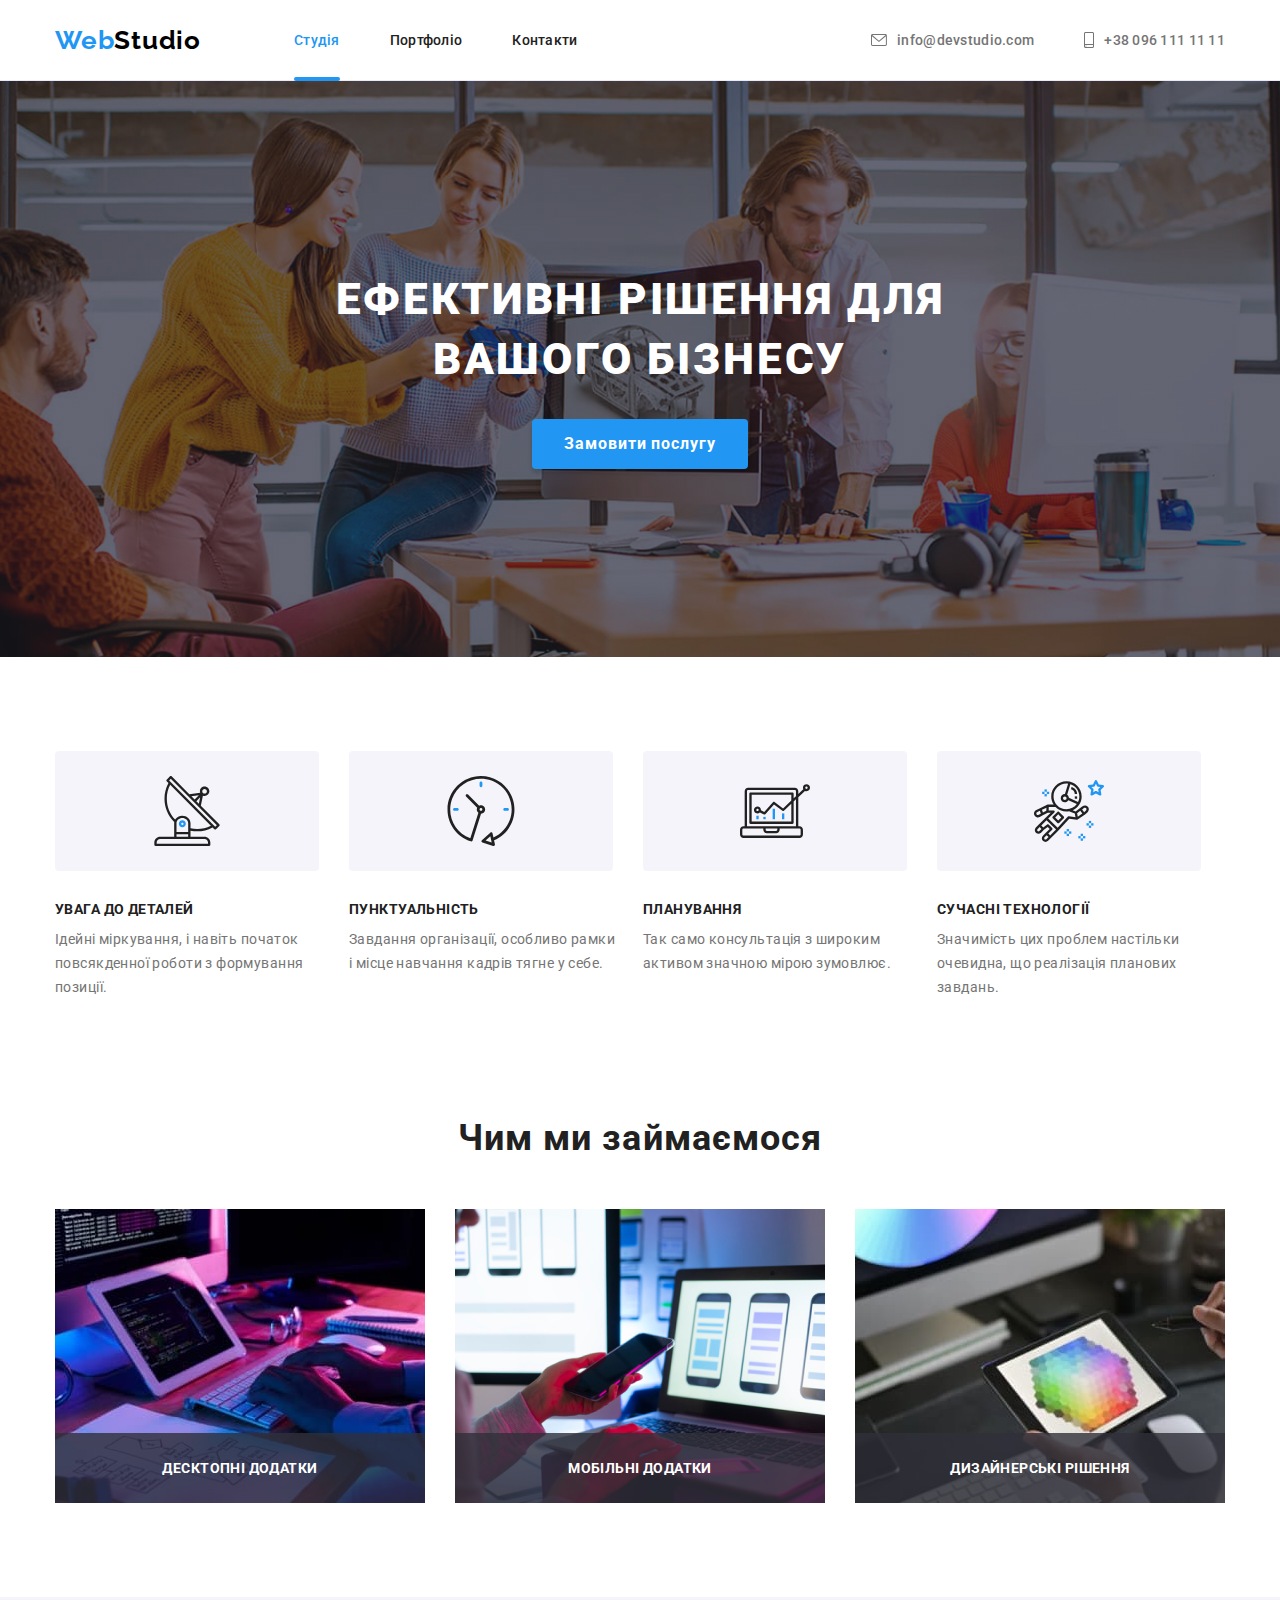
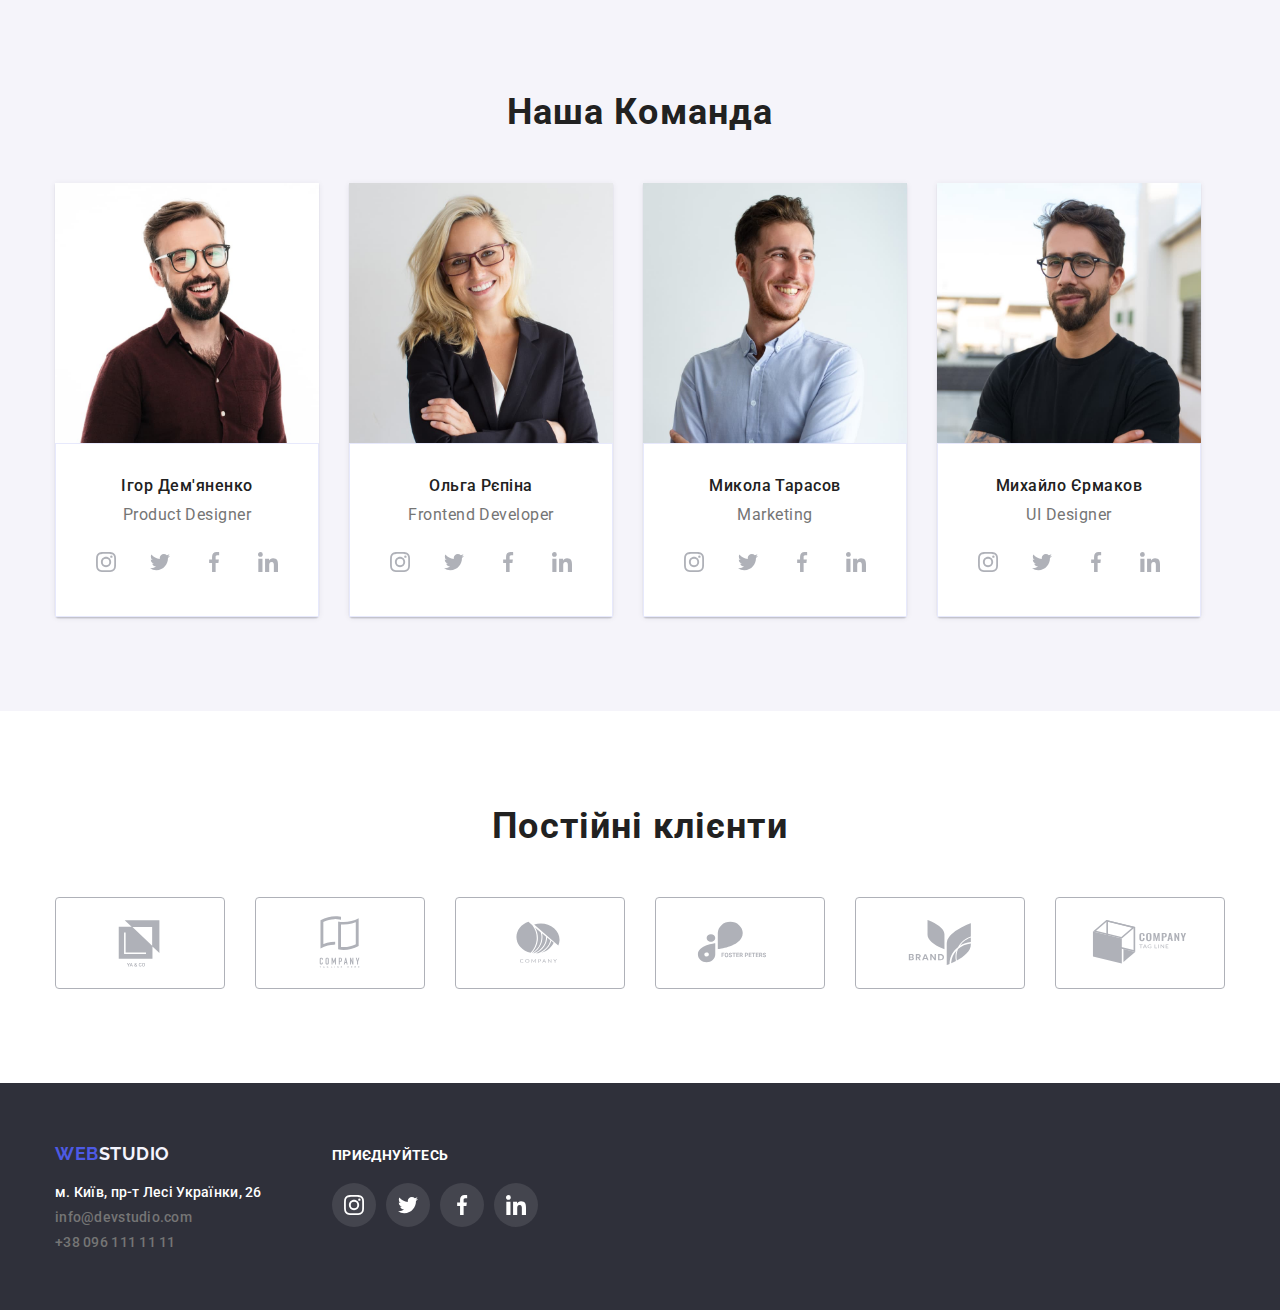
<file: index.html>
<!DOCTYPE html>
<html lang="uk">
  <head>
    <meta charset="UTF-8" />
    <meta
      name="description"
      content="Web-Studio description meta tag content"
    />
    <link
      rel="stylesheet"
      href="https://cdn.jsdelivr.net/npm/modern-normalize@2.0.0/modern-normalize.min.css"
    />
    <link rel="preconnect" href="https://fonts.googleapis.com" />
    <link rel="preconnect" href="https://fonts.gstatic.com" crossorigin />
    <link
      href="https://fonts.googleapis.com/css2?family=Raleway:wght@700&family=Roboto:wght@400;500;700&display=swap"
      rel="stylesheet"
    />
    <link rel="stylesheet" href="./css/styles.css" />
    <title>Web-Studio-(Version-5.0)</title>
  </head>

  <body>
    <header class="up-block">
      <div class="container header-container">
        <nav class="nav-header">
          <a href="./index.html" class="logo"
            >Web<span class="logo-dark">Studio</span>
          </a>
          <ul class="page-nav">
            <li><a href="./index.html" class="link active">Студія</a></li>
            <li><a href="./portfolio.html" class="link">Портфоліо</a></li>
            <li><a href="" class="link">Контакти</a></li>
          </ul>
        </nav>
        <address class="adress-header">
          <ul class="page-adress">
            <li class="adress-info">
              <a href="mailto:info@devstudio.com" class="adress">
                <svg class="contact-icon" width="16" height="12">
                  <use href="./images/icons.svg#icon-envelope"></use>
                </svg>
                info@devstudio.com</a
              >
            </li>
            <li class="adress-info">
              <a href="tel:+380961111111" class="adress">
                <svg class="contact-icon" width="10" height="16">
                  <use href="./images/icons.svg#icon-smartphone"></use></svg
                >+38 096 111 11 11</a
              >
            </li>
          </ul>
        </address>
      </div>
    </header>
    <main class="central-block">
      <section class="page-solutions">
        <div class="container solution">
          <h1 class="page-title">Ефективні рішення для вашого бізнесу</h1>
          <button class="page-button" type="button" data-modal-open>
            Замовити послугу
          </button>
        </div>
      </section>
      <section class="page-factors">
        <div class="container">
          <h2 class="visually-hidden">Our Key Factors</h2>
          <ul class="list">
            <li class="factors-items">
              <div class="container-items">
                <svg class="benefit-icon" width="70" height="70">
                  <use href="./images/icons.svg#icon-antenna"></use>
                </svg>
              </div>
              <h3 class="section-title">УВАГА ДО ДЕТАЛЕЙ</h3>
              <p class="text">
                Ідейні міркування, і навіть початок повсякденної роботи з
                формування позиції.
              </p>
            </li>
            <li class="factors-items">
              <div class="container-items">
                <svg class="benefit-icon" width="70" height="70">
                  <use href="./images/icons.svg#icon-clock"></use>
                </svg>
              </div>
              <h3 class="section-title">ПУНКТУАЛЬНІСТЬ</h3>
              <p class="text">
                Завдання організації, особливо рамки і місце навчання кадрів
                тягне у себе.
              </p>
            </li>
            <li class="factors-items">
              <div class="container-items">
                <svg class="benefit-icon" width="70" height="70">
                  <use href="./images/icons.svg#icon-diagram"></use>
                </svg>
              </div>
              <h3 class="section-title">ПЛАНУВАННЯ</h3>
              <p class="text">
                Так само консультація з широким активом значною мірою зумовлює.
              </p>
            </li>
            <li class="factors-items">
              <div class="container-items">
                <svg class="benefit-icon" width="70" height="70">
                  <use href="./images/icons.svg#icon-astronaut"></use>
                </svg>
              </div>
              <h3 class="section-title">СУЧАСНІ ТЕХНОЛОГІЇ</h3>
              <p class="text">
                Значимість цих проблем настільки очевидна, що реалізація
                планових завдань.
              </p>
            </li>
          </ul>
        </div>
      </section>
      <section class="doing">
        <div class="container">
          <h2 class="doing-title">Чим ми займаємося</h2>
          <ul class="doing-list">
            <li class="doing-item">
              <img
                src="./images/doing-1.jpg"
                alt="девайс"
                width="370"
                height="294"
              />
              <p class="doing-text">Десктопні додатки</p>
            </li>
            <li class="doing-item">
              <img
                src="./images/doing-2.jpg"
                alt="мобільний телефон"
                width="370"
                height="294"
              />
              <p class="doing-text">Мобільні додатки</p>
            </li>
            <li class="doing-item">
              <img
                src="./images/doing-3.jpg"
                alt="планшет"
                width="370"
                height="294"
              />
              <p class="doing-text">Дизайнерські рішення</p>
            </li>
          </ul>
        </div>
      </section>
      <section class="page-team">
        <div class="container">
          <h2 class="page-title-inside">Наша команда</h2>
          <ul class="list">
            <li class="list-first">
              <img
                class="list-foto"
                src="./images/img1.jpg"
                width="270"
                alt="Ігор Дем'яненко.Product Designer"
              />
              <div class="information">
                <h3 class="list-name">Ігор Дем'яненко</h3>
                <p class="list-prof">Product Designer</p>
                <ul class="social">
                  <li class="social-item">
                    <a href="" class="social-link">
                      <svg class="social-icon" width="20" height="20">
                        <use href="./images/icons.svg#icon-instagram"></use>
                      </svg>
                    </a>
                  </li>
                  <li class="social-item">
                    <a href="" class="social-link">
                      <svg class="social-icon" width="20" height="20">
                        <use href="./images/icons.svg#icon-twitter"></use>
                      </svg>
                    </a>
                  </li>
                  <li class="social-item">
                    <a href="" class="social-link">
                      <svg class="social-icon" width="20" height="20">
                        <use href="./images/icons.svg#icon-facebook"></use>
                      </svg>
                    </a>
                  </li>
                  <li class="social-item">
                    <a href="" class="social-link">
                      <svg class="social-icon" width="20" height="20">
                        <use href="./images/icons.svg#icon-linkedin"></use>
                      </svg>
                    </a>
                  </li>
                </ul>
              </div>
            </li>
            <li class="list-first">
              <img
                class="list-foto"
                src="./images/img2.jpg"
                width="270"
                alt="Ольга Рєпіна.Frontend Developer"
              />
              <div class="information">
                <h3 class="list-name">Ольга Рєпіна</h3>
                <p class="list-prof">Frontend Developer</p>
                <ul class="social">
                  <li class="social-item">
                    <a href="" class="social-link">
                      <svg class="social-icon" width="20" height="20">
                        <use href="./images/icons.svg#icon-instagram"></use>
                      </svg>
                    </a>
                  </li>
                  <li class="social-item">
                    <a href="" class="social-link">
                      <svg class="social-icon" width="20" height="20">
                        <use href="./images/icons.svg#icon-twitter"></use>
                      </svg>
                    </a>
                  </li>
                  <li class="social-item">
                    <a href="" class="social-link">
                      <svg class="social-icon" width="20" height="20">
                        <use href="./images/icons.svg#icon-facebook"></use>
                      </svg>
                    </a>
                  </li>
                  <li class="social-item">
                    <a href="" class="social-link">
                      <svg class="social-icon" width="20" height="20">
                        <use href="./images/icons.svg#icon-linkedin"></use>
                      </svg>
                    </a>
                  </li>
                </ul>
              </div>
            </li>
            <li class="list-first">
              <img
                class="list-foto"
                src="./images/img3.jpg"
                width="270"
                alt="Микола Тарасов.Marketing"
              />
              <div class="information">
                <h3 class="list-name">Микола Тарасов</h3>
                <p class="list-prof">Marketing</p>
                <ul class="social">
                  <li class="social-item">
                    <a href="" class="social-link">
                      <svg class="social-icon" width="20" height="20">
                        <use href="./images/icons.svg#icon-instagram"></use>
                      </svg>
                    </a>
                  </li>
                  <li class="social-item">
                    <a href="" class="social-link">
                      <svg class="social-icon" width="20" height="20">
                        <use href="./images/icons.svg#icon-twitter"></use>
                      </svg>
                    </a>
                  </li>
                  <li class="social-item">
                    <a href="" class="social-link">
                      <svg class="social-icon" width="20" height="20">
                        <use href="./images/icons.svg#icon-facebook"></use>
                      </svg>
                    </a>
                  </li>
                  <li class="social-item">
                    <a href="" class="social-link">
                      <svg class="social-icon" width="20" height="20">
                        <use href="./images/icons.svg#icon-linkedin"></use>
                      </svg>
                    </a>
                  </li>
                </ul>
              </div>
            </li>
            <li class="list-first">
              <img
                class="list-foto"
                src="./images/img4.jpg"
                width="270"
                alt="Михайло Єрмаков.UI Designer"
              />
              <div class="information">
                <h3 class="list-name">Михайло Єрмаков</h3>
                <p class="list-prof">UI Designer</p>
                <ul class="social">
                  <li class="social-item">
                    <a href="" class="social-link">
                      <svg class="social-icon" width="20" height="20">
                        <use href="./images/icons.svg#icon-instagram"></use>
                      </svg>
                    </a>
                  </li>
                  <li class="social-item">
                    <a href="" class="social-link">
                      <svg class="social-icon" width="20" height="20">
                        <use href="./images/icons.svg#icon-twitter"></use>
                      </svg>
                    </a>
                  </li>
                  <li class="social-item">
                    <a href="" class="social-link">
                      <svg class="social-icon" width="20" height="20">
                        <use href="./images/icons.svg#icon-facebook"></use>
                      </svg>
                    </a>
                  </li>
                  <li class="social-item">
                    <a href="" class="social-link">
                      <svg class="social-icon" width="20" height="20">
                        <use href="./images/icons.svg#icon-linkedin"></use>
                      </svg>
                    </a>
                  </li>
                </ul>
              </div>
            </li>
          </ul>
        </div>
      </section>
      <section class="customers">
        <div class="container">
          <h2 class="customers-title">Постійні клієнти</h2>
          <ul class="customers-list">
            <li class="customers-item">
              <a href="" class="customers-link">
                <svg class="customers-icon" width="106" height="60">
                  <use href="./images/icons.svg#icon-Logo"></use>
                </svg>
              </a>
            </li>
            <li class="customers-item">
              <a href="" class="customers-link">
                <svg class="customers-icon" width="106" height="60">
                  <use href="./images/icons.svg#icon-Logo-1"></use>
                </svg>
              </a>
            </li>
            <li class="customers-item">
              <a href="" class="customers-link">
                <svg class="customers-icon" width="106" height="60">
                  <use href="./images/icons.svg#icon-Logo-2"></use>
                </svg>
              </a>
            </li>
            <li class="customers-item">
              <a href="" class="customers-link">
                <svg class="customers-icon" width="106" height="60">
                  <use href="./images/icons.svg#icon-Logo-3"></use>
                </svg>
              </a>
            </li>
            <li class="customers-item">
              <a href="" class="customers-link">
                <svg class="customers-icon" width="106" height="60">
                  <use href="./images/icons.svg#icon-Logo-4"></use>
                </svg>
              </a>
            </li>
            <li class="customers-item">
              <a href="" class="customers-link">
                <svg class="customers-icon" width="106" height="60">
                  <use href="./images/icons.svg#icon-Logo-5"></use>
                </svg>
              </a>
            </li>
          </ul>
        </div>
      </section>
    </main>
    <footer class="down-block">
      <div class="container footer-container">
        <div class="container-logo">
          <a href="./index.html" class="logo-down"
            >WEB<span class="logo-light">Studio</span>
          </a>
               <address class="adress-footer"> 
                 <ul class="page-adress-footer">
            <li class="adres-info-footer"> <a href="" class="adress footer-address">м. Київ, пр-т Лесі Українки, 26</a></li>
            <li class="adress-info-footer">
              <a href="mailto:info@devstudio.com" class="adress">
                info@devstudio.com</a>
            </li>
            <li class="adress-info-footer">
              <a href="tel:+380961111111" class="adress">
                +38 096 111 11 11</a>
            </li>
            </address>
        </div>
        <div class="container-social">
          <p class="social-footer-content">приєднуйтесь</p>
          <ul class="social-footer">
            <li class="social-item-footer">
              <a href="" class="social-link-footer">
                <svg class="social-icon" width="20" height="20">
                  <use href="./images/icons.svg#icon-instagram"></use>
                </svg>
              </a>
            </li>
            <li class="social-item-footer">
              <a href="" class="social-link-footer">
                <svg class="social-icon" width="20" height="20">
                  <use href="./images/icons.svg#icon-twitter"></use>
                </svg>
              </a>
            </li>
            <li class="social-item-footer">
              <a href="" class="social-link-footer">
                <svg class="social-icon" width="20" height="20">
                  <use href="./images/icons.svg#icon-facebook"></use>
                </svg>
              </a>
            </li>
            <li class="social-item-footer">
              <a href="" class="social-link-footer">
                <svg class="social-icon" width="20" height="20">
                  <use href="./images/icons.svg#icon-linkedin"></use>
                </svg>
              </a>
            </li>
          </ul>
        </div>
      </div>
    </footer>
    <div class="backdrop is-hidden" data-modal>
      <div class="modal">
        <button type="button" class="modal-close-btm" data-modal-close>
          <svg class="modal-close-icon" width="18" height="18">
            <use href="./images/icons.svg#icon-close"></use>
          </svg>
        </button>
      </div>
    </div>
    <script src="./js/modal.js"></script>
  </body>
</html>
</file>
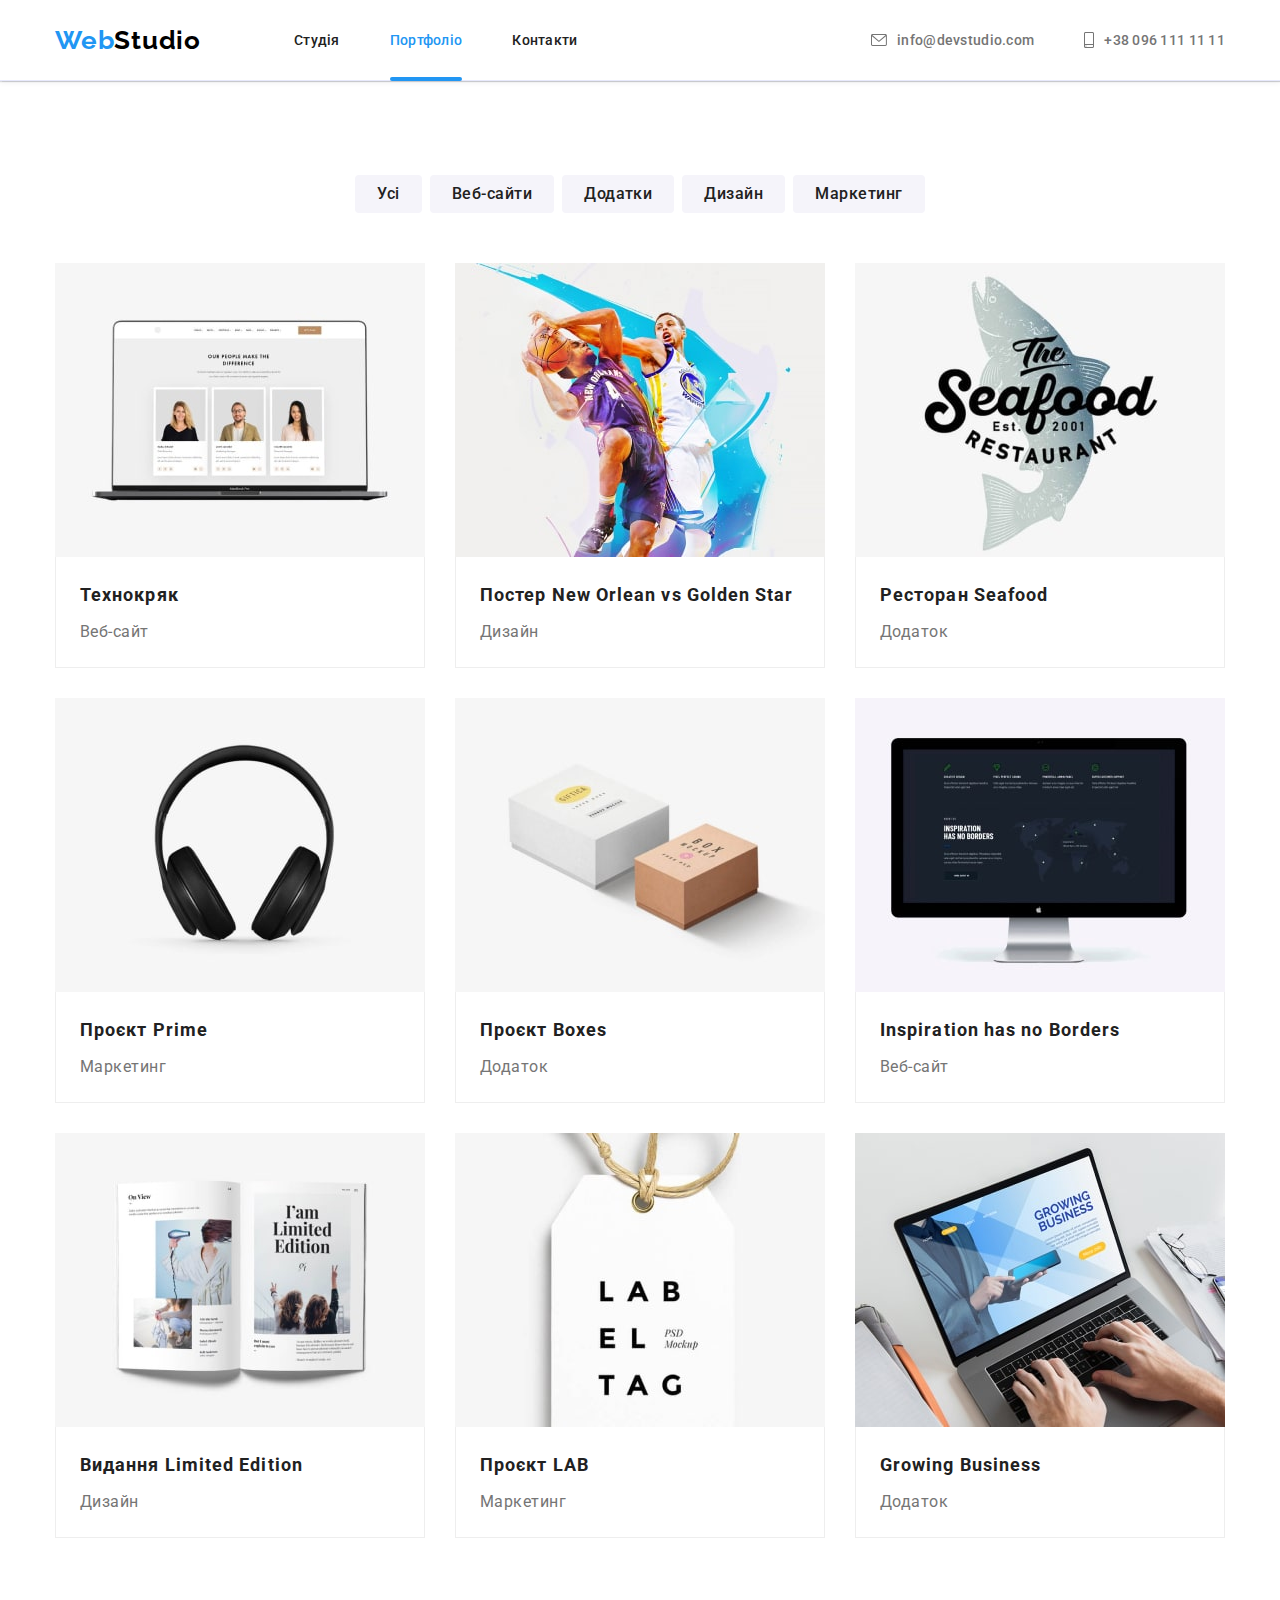
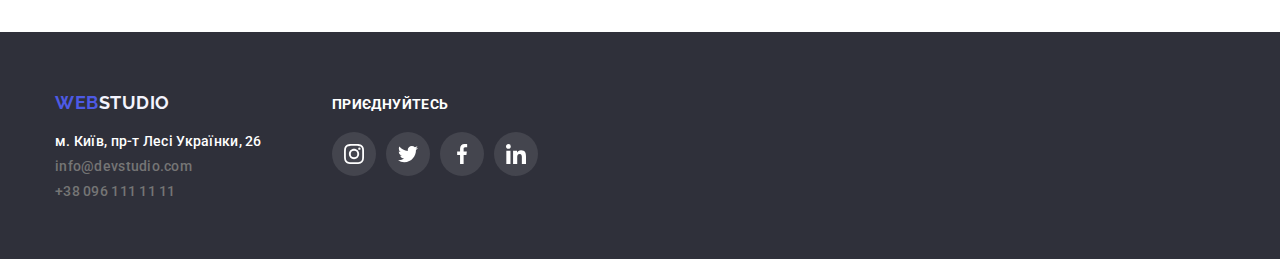
<file: portfolio.html>
<!DOCTYPE html>
<html lang="uk">

<head>
  <meta charset="UTF-8" />
  <meta name="viewport" content="width=device-width, initial-scale=1.0" />

  <link rel="stylesheet" href="https://cdn.jsdelivr.net/npm/modern-normalize@2.0.0/modern-normalize.min.css" />
  <link rel="preconnect" href="https://fonts.googleapis.com" />
  <link rel="preconnect" href="https://fonts.gstatic.com" crossorigin />
  <link href="https://fonts.googleapis.com/css2?family=Raleway:wght@700&family=Roboto:wght@400;500;700&display=swap"
    rel="stylesheet" />
  <link rel="stylesheet" href="./css/styles.css" />
  <title>Web-Studio-(Version-5.0)</title>
</head>

<body>
  <header class="up-block">
    <div class="container header-container">
      <nav class="nav-header">
        <a href="./index.html" class="logo">Web<span class="logo-dark">Studio</span>
        </a>
        <ul class="page-nav">
          <li><a href="./index.html" class="link">Студія</a></li>
          <li><a href="" class="link active">Портфоліо</a></li>
          <li><a href="" class="link">Контакти</a></li>
        </ul>
      </nav>
      <address class="adress-header">
        <ul class="page-adress">
          <li class="adress-info">
            <a href="mailto:info@devstudio.com" class="adress">
              <svg class="contact-icon" width="16" height="12">
                <use href="./images/icons.svg#icon-envelope"></use>
              </svg>
              info@devstudio.com</a>
          </li>
          <li class="adress-info">
            <a href="tel:+380961111111" class="adress">
              <svg class="contact-icon" width="10" height="16">
                <use href="./images/icons.svg#icon-smartphone"></use>
              </svg>+38 096 111 11 11</a>
          </li>
        </ul>
      </address>
    </div>
  </header>
  <main>
    <section class="portfolio">
      <div class="container">
        <h1 class="visually-hidden">Портфоліо</h1>
        <ul class="portfolio-list-btn">
          <li><button type="button" class="portfolio-btn">Усі</button></li>
          <li><button type="button" class="portfolio-btn">Веб-сайти</button></li>
          <li><button type="button" class="portfolio-btn">Додатки</button></li>
          <li><button type="button" class="portfolio-btn">Дизайн</button></li>
          <li><button type="button" class="portfolio-btn">Маркетинг</button></li>
        </ul>
        <ul class="card-list">
          <li class="card-item">
            <a href="" class="card-lin">
               <div class="overlay-wrap">
              <img src="./images/portfolio-1.jpg" alt="ноутбук" width="370" height="294" />
              <p class="overlay-text">Ресурс пропонує комплексні пропозиції з різним рівнем функціоналу та сервісів. Все
                це дозволить відвідувачу отримати вичерпні відомості про компанію чи приватну особу.</p>
             </div> <div class="card-text-wrap">
                <h2 class="card-title">Технокряк</h2>
                <p class="card-text">Веб-сайт</p>
              </div>
            </a>
          </li>
          <li class="card-item">
            <a href="" class="card-lin">
               <div class="overlay-wrap">
              <img src="./images/portfolio-2.jpg" alt="баскет" width="370" height="294" />
              <p class="overlay-text">Ресурс пропонує комплексні пропозиції з різним рівнем функціоналу та сервісів. Все
                це дозволить відвідувачу отримати вичерпні відомості про компанію чи приватну особу.</p>
            </div>  <div class="card-text-wrap">
                <h2 class="card-title">Постер New Orlean vs Golden Star</h2>
                <p class="card-text">Дизайн</p>
              </div>
            </a>
          </li>
          <li class="card-item">
            <a href="" class="card-lin">
               <div class="overlay-wrap">
              <img src="./images/portfolio-3.jpg" alt="лейбл" width="370" height="294" />
              <p class="overlay-text">Ресурс пропонує комплексні пропозиції з різним рівнем функціоналу та сервісів. Все
                це дозволить відвідувачу отримати вичерпні відомості про компанію чи приватну особу.</p>
             </div> <div class="card-text-wrap">
                <h2 class="card-title">Ресторан Seafood</h2>
                <p class="card-text">Додаток</p>
              </div>
            </a>
          </li>
          <li class="card-item">
            <a href="" class="card-lin">
               <div class="overlay-wrap">
              <img src="./images/portfolio-4.jpg" alt="навушники" width="370" height="294" />
              <p class="overlay-text">Ресурс пропонує комплексні пропозиції з різним рівнем функціоналу та сервісів. Все
                це дозволить відвідувачу отримати вичерпні відомості про компанію чи приватну особу.</p>
             </div> <div class="card-text-wrap">
                <h2 class="card-title">Проєкт Prime</h2>
                <p class="card-text">Маркетинг</p>
              </div>
            </a>
          </li>
          <li class="card-item">
            <a href="" class="card-lin">
               <div class="overlay-wrap">
              <img src="./images/portfolio-5.jpg" alt="бокс" width="370" height="294" />
              <p class="overlay-text">Ресурс пропонує комплексні пропозиції з різним рівнем функціоналу та сервісів. Все
                це дозволить відвідувачу отримати вичерпні відомості про компанію чи приватну особу.</p>
             </div> <div class="card-text-wrap">
                <h2 class="card-title">Проєкт Boxes</h2>
                <p class="card-text">Додаток</p>
              </div>
            </a>
          </li>
          <li class="card-item">
            <a href="" class="card-lin">
               <div class="overlay-wrap">
              <img src="./images/portfolio-6.jpg" alt="монітор" width="370" height="294" />
              <p class="overlay-text">Ресурс пропонує комплексні пропозиції з різним рівнем функціоналу та сервісів. Все
                це дозволить відвідувачу отримати вичерпні відомості про компанію чи приватну особу.</p>
             </div> <div class="card-text-wrap">
                <h2 class="card-title">Inspiration has no Borders</h2>
                <p class="card-text">Веб-сайт</p>
              </div>
            </a>
          </li>
          <li class="card-item">
            <a href="" class="card-lin">
               <div class="overlay-wrap">
              <img src="./images/portfolio-7.jpg" alt="журнал" width="370" height="294" />
              <p class="overlay-text">Ресурс пропонує комплексні пропозиції з різним рівнем функціоналу та сервісів. Все
                це дозволить відвідувачу отримати вичерпні відомості про компанію чи приватну особу.</p>
              </div><div class="card-text-wrap">
                <h2 class="card-title">Видання Limited Edition</h2>
                <p class="card-text">Дизайн</p>
              </div>
            </a>
          </li>
          <li class="card-item">
            <a href="" class="card-lin">
              <div class="overlay-wrap">
              <img src="./images/portfolio-8.jpg" alt="лейбл" width="370" height="294" />
              <p class="overlay-text">Ресурс пропонує комплексні пропозиції з різним рівнем функціоналу та сервісів. Все
                це дозволить відвідувачу отримати вичерпні відомості про компанію чи приватну особу.</p>
             </div>
              <div class="card-text-wrap">
                <h2 class="card-title">Проєкт LAB</h2>
                <p class="card-text">Маркетинг</p>
              </div>
            </a>
          </li>
          <li class="card-item">
    
      <a href="" class="card-lin">
        <div class="overlay-wrap">
          <img src="./images/portfolio-9.jpg" alt="ноутбук" width="370" height="294" />
          <p class="overlay-text">Ресурс пропонує комплексні пропозиції з різним рівнем функціоналу та сервісів. Все це
            дозволить відвідувачу отримати вичерпні відомості про компанію чи приватну особу.</p>
        </div>
            <div class="card-text-wrap">
            <h2 class="card-title">Growing Business</h2>
            <p class="card-text">Додаток</p>
          </div>
      </a>
      </li>
      </ul>
      </div>
    </section>

  </main>
  <footer class="down-block">
    <div class="container footer-container">
      <div class="container-logo">
        <a href="./index.html" class="logo-down">WEB<span class="logo-light">Studio</span>
        </a>
        <address class="adress-footer">
          <ul class="page-adress-footer">
            <li class="adres-info-footer"> <a href="" class="adress footer-address">м. Київ, пр-т Лесі Українки, 26</a>
            </li>
            <li class="adress-info-footer">
              <a href="mailto:info@devstudio.com" class="adress">
                info@devstudio.com</a>
            </li>
            <li class="adress-info-footer">
              <a href="tel:+380961111111" class="adress">
                +38 096 111 11 11</a>
            </li>
        </address>
      </div>
      <div class="container-social">
        <p class="social-footer-content">приєднуйтесь</p>
        <ul class="social-footer">
          <li class="social-item-footer">
            <a href="" class="social-link-footer">
              <svg class="social-icon" width="20" height="20">
                <use href="./images/icons.svg#icon-instagram"></use>
              </svg>
            </a>
          </li>
          <li class="social-item-footer">
            <a href="" class="social-link-footer">
              <svg class="social-icon" width="20" height="20">
                <use href="./images/icons.svg#icon-twitter"></use>
              </svg>
            </a>
          </li>
          <li class="social-item-footer">
            <a href="" class="social-link-footer">
              <svg class="social-icon" width="20" height="20">
                <use href="./images/icons.svg#icon-facebook"></use>
              </svg>
            </a>
          </li>
          <li class="social-item-footer">
            <a href="" class="social-link-footer">
              <svg class="social-icon" width="20" height="20">
                <use href="./images/icons.svg#icon-linkedin"></use>
              </svg>
            </a>
          </li>
        </ul>
      </div>
    </div>
  </footer>
</body>

</html>
</file>
<file: css/styles.css>
*,
*::before,
*::after {
  box-sizing: border-box;
}
body {
  font-family: "Roboto", sans-serif;
  color: #757575;
  background-color: #fff;
  font-size: 14px;
}
h1,
h2,
h3 {
  margin: 0;
}
address {
  font-style: normal;
}
a {
  text-decoration: none;
  display: inline-block;
}
p {
  margin: 0;
}
ul {
  list-style-type: none;
  margin: 0;
  padding: 0;
}
img {
  display: block;
  max-width: 100%;
  height: auto;
}
.container.header-container {
  display: flex;
  align-items: center;
  justify-content: space-between;
}

.container {
  max-width: 1200px;
  padding: 0 15px;
  margin: 0 auto;
}

.up-block {
  color: #e7e9fc;
  color: #ffffff;
  box-shadow: 2px 1px rgba(46, 47, 66, 0.08), 0px 1px 1px rgba(46, 47, 66, 0.16),
    0px 1px 6px rgba(46, 47, 66, 0.08);
  border-bottom: 1px solid #e7e9fc;
}
.nav-header {
  display: flex;
  align-items: center;
  margin-right: auto;
}
.logo {
  color: #2196f3;
  font-family: Raleway, sans-serif;
  font-size: 26px;
  font-weight: 700;
  line-height: normal;
  letter-spacing: 0.78px;
  margin-right: 93px;
}
.logo-dark {
  color: #000000;
}
.logo-down {
  color: #4d5ae5;
  font-family: "Raleway", sans-serif;
  font-size: 18px;
  font-weight: 700;
  line-height: 1.17;
  letter-spacing: 0.54px;
  text-transform: uppercase;
  margin-bottom: 20px;
}
.logo-light {
  color: #f4f4fd;
}
.page-nav {
  display: flex;
  gap: 50px;
}
.link {
  color: #212121;
  font-size: 14px;
  font-weight: 500;
  line-height: normal;
  letter-spacing: 0.28px;
  display: inline-flex;
  padding: 32px 0;
}
.link:hover,
.link:focus {
  color: #2196f3;
  transition-duration: 250ms;
  transition-timing-function: cubic-bezier(0.4, 0, 0.2, 1);
}
.link.active {
  color: #2196f3;
  position: relative;
  transition: color 250ms cubic-bezier(0.4, 0, 0.2, 1);
}
.link.active::after {
  content: "";
  position: absolute;
  display: block;
  bottom: -1px;
  width: 100%;
  height: 4px;
  border-radius: 2px;
  background: #2196f3;
}
.adress-header {
  font-style: normal;
}
.page-adress {
  display: flex;
  gap: 50px;
}
.adress-info {
  transition: color 250ms cubic-bezier(0.4, 0, 0.2, 1);
}
.adress {
  color: #757575;
  font-size: 14px;
  font-weight: 500;
  line-height: normal;
  letter-spacing: 0.28px;
  display: flex;
  align-items: center;
  gap: 10px;
}
.footer-address {
  color: rgba(255, 255, 255, 1);
}
.adress:hover,
.adress:focus {
  color: #2196f3;
  transition-duration: 250ms;
  transition-timing-function: cubic-bezier(0.4, 0, 0.2, 1);
}
.contact-icon {
  fill: currentColor;
}
.central-block {
}
.page-solutions {
  background-color: #2e2f42;
  padding: 188px 0;
  background-image: linear-gradient(
      rgba(47, 48, 58, 0.4),
      rgba(47, 48, 58, 0.4)
    ),
    url(../images/people-office.jpg);
  background-repeat: no-repeat;
  background-position: center;
  background-size: cover;
  max-width: 1440px;
  margin: auto;
}

.page-title {
  color: #fff;
  text-align: center;

  font-size: 44px;

  font-weight: 900;
  line-height: 60px; /* 136.364% */
  letter-spacing: 2.64px;
  text-transform: uppercase;
  max-width: 696px;
  margin: 0 auto;
  margin-bottom: 30px;
}
.page-button {
  cursor: pointer;
  color: #fff;
  min-width: 216px;
  height: 50px;
  border-radius: 4px;
  background: #2196f3;
  box-shadow: 0px 4px 4px 0px rgba(0, 0, 0, 0.15);
  font-size: 16px;
  border: none;
  display: block;
  margin: 0 auto;
  font-weight: 700;
  line-height: 30px; /* 187.5% */
  letter-spacing: 0.96px;
  transition: background-color 250ms cubic-bezier(0.4, 0, 0.2, 1);
}
.page-button:hover,
.page-button:focus {
  background-color: #188ce8;
  transition-duration: 250ms;
  transition-timing-function: cubic-bezier(0.4, 0, 0.2, 1);
}
.page-factors {
  padding: 94px 0;
}
.visually-hidden {
  position: absolute;
  width: 1px;
  height: 1px;
  margin: -1px;
  border: 0;
  padding: 0;

  white-space: nowrap;
  clip-path: inset(100%);
  clip: rect(0 0 0 0);
  overflow: hidden;
}
.list {
  display: flex;
  gap: 30px;
}
.information {
  padding: 32px 0;
  border: 1px solid #e7e9fc;
  text-align: center;
}
.factors-items {
  width: 264px;
  flex-direction: column;
  align-items: flex-start;
  gap: 8px;
}
.container-items {
  display: flex;
  align-items: center;
  justify-content: center;
  height: 120px;
  flex-shrink: 0;
  margin-bottom: 30px;
  border-radius: 4px;
  background: #f5f4fa;
}
.benefits-icons {
  width: 264px;
  height: 112px;
  flex-shrink: 0;
  border-radius: 4px;
  border: 1px solid var(--LIGHT-SLATE, #8e8f99);
  background: var(--CLOUD, #f4f4fd);
  padding: 25px 100px;
}
.section-title {
  color: #212121;

  font-size: 14px;
  width: 270px;
  font-weight: 700;
  line-height: normal;
  letter-spacing: 0.42px;
  text-transform: uppercase;
  margin-bottom: 10px;
}
.text {
  color: #757575;
  font-size: 14px;
  font-weight: 400;
  line-height: 24px; /* 171.429% */
  letter-spacing: 0.42px;
  flex-shrink: 0;
  width: 270px;
}
.doing {
  padding-top: 24px;
  padding-bottom: 94px;
}
.doing-title {
  color: #212121;
  text-align: center;

  font-size: 36px;

  margin-bottom: 50px;
  line-height: normal;
  letter-spacing: 1.08px;
}
.doing-list {
  display: flex;
  gap: 30px;
}
.doing-item {
  position: relative;
}
.doing-text {
  color: #fff;
  display: flex;
  justify-content: center;
  align-items: center;
  width: 100%;
  font-weight: 700;
  line-height: normal;
  letter-spacing: 0.42px;
  text-transform: uppercase;
  background: rgba(47, 48, 58, 0.8);
  height: 70px;
  position: absolute;
  bottom: 0;
  left: 0;
}
.page-team {
  background: #f5f4fa;
  padding-top: 94px;
  padding-bottom: 94px;
}
.page-title-inside {
  margin-bottom: 50px;
  color: #212121;
  text-align: center;
  font-size: 36px;
  font-weight: 700;
  line-height: normal;
  letter-spacing: 1.08px;
  text-transform: capitalize;
}
.list-first {
  border-radius: 0px 0px 4px 4px;
  background: var(--WHITE, #fff);
  box-shadow: 0px 2px 1px 0px rgba(46, 47, 66, 0.08),
    0px 1px 1px 0px rgba(46, 47, 66, 0.16),
    0px 1px 6px 0px rgba(46, 47, 66, 0.08);
  transition: 250ms cubic-bezier(0.4, 0, 0.2, 1);
}
.list-foto {
  background: #f4f4fd;
  width: 264px;
  height: 260px;
}
.list-name {
  color: #212121;
  text-align: center;

  font-size: 16px;

  font-weight: 500;
  line-height: normal;
  letter-spacing: 0.48px;
  margin-bottom: 10px;
}
.list-prof {
  color: #757575;
  text-align: center;

  font-size: 16px;

  font-weight: 400;
  line-height: normal;
  letter-spacing: 0.48px;
}
.social {
  display: flex;
  gap: 10px;
  justify-content: center;
  align-items: center;
  margin-top: 16px;
}
.social-item {
  width: 44px;
  height: 44px;
}
.social-link {
  transition: background-color 250ms cubic-bezier(0.4, 0, 0.2, 1);
  color: #afb1b8;
  width: 100%;
  height: 100%;
  background-color: #ffffff;
  border-radius: 50%;
  display: flex;
  justify-content: center;
  align-items: center;
}
.social-link:hover,
.social-link:focus {
  background-color: #2196f3;
  color: #ffffff;
}
.social-icon {
  fill: currentColor;
  transition: fill 250ms cubic-bezier(0.4, 0, 0.2, 1);
}
.customers {
  padding: 94px 0;
}

.customers-title {
  color: #212121;
  text-align: center;

  font-size: 36px;

  line-height: normal;
  letter-spacing: 1.08px;
  margin-bottom: 50px;
}
.customers-list {
  display: flex;
  gap: 30px;
}
.customers-item {
  width: 170px;
  height: 92px;
}
.customers-link {
  display: flex;
  justify-content: center;
  align-items: center;
  width: 100%;
  height: 100%;
  border-radius: 4px;
  border: 1px solid #afb1b8;
  color: #afb1b8;
  transition: border-color 250ms cubic-bezier(0.4, 0, 0.2, 1);
}
.customers-link:hover,
.customers-link:focus {
  color: #2196f3;
  border-color: #2196f3;
}

.customers-icon {
  fill: currentColor;
  transition: fill 250ms cubic-bezier(0.4, 0, 0.2, 1);
}
.portfolio {
  padding-bottom: 94px;
  padding-top: 94px;
}
.portfolio-list-btn {
  display: flex;
  justify-content: center;
  gap: 8px;
  margin-bottom: 50px;
}
.portfolio-btn {
  color: #212121;
  font-size: 16px;
  cursor: pointer;
  font-weight: 500;
  line-height: 26px; /* 162.5% */
  letter-spacing: 0.48px;
  border-radius: 4px;
  background: #f5f4fa;
  padding: 6px 22px;
  border: none;
  transition: background-color 250ms cubic-bezier(0.4, 0, 0.2, 1),
    color 250ms cubic-bezier(0.4, 0, 0.2, 1),
    box-shadow 250ms cubic-bezier(0.4, 0, 0.2, 1);
}
.portfolio-btn:hover,
.portfolio-btn:focus {
  background: #2196f3;
  color: #ffffff;
  box-shadow: 0px 2px 2px 0px rgba(0, 0, 0, 0.12),
    0px 1px 2px 0px rgba(0, 0, 0, 0.08), 0px 3px 1px 0px rgba(0, 0, 0, 0.1);
}
.card-list {
  display: flex;
  flex-wrap: wrap;
  gap: 30px;
}
.card-item {
}
.card-lin {
  display: block;
  transition: box-shadow 250ms cubic-bezier(0.4, 0, 0.2, 1);
}
.card-lin:hover,
.card-lin:focus {
  box-shadow: 1px 4px 6px 0px rgba(0, 0, 0, 0.16),
    0px 4px 4px 0px rgba(0, 0, 0, 0.06), 0px 1px 1px 0px rgba(0, 0, 0, 0.12);
}
.overlay-text {
  color: #fff;
  padding: 63px 24px;
  font-size: 18px;
  background-color: rgba(33, 150, 243, 0.9);
  width: 100%;
  height: 100%;
  line-height: 28px; /* 155.556% */
  letter-spacing: 0.54px;
  position: absolute;
  top: 0;
  left: 0;
  transform: translateY(100%);
  transition: transform 250ms cubic-bezier(0.4, 0, 0.2, 1);
}

.overlay-wrap {
  position: relative;
  overflow: hidden;
}
.card-lin:hover .overlay-text,
.card-lin:focus .overlay-text {
  transform: translateY(0);
}

.card-text-wrap {
  padding: 20px 24px;
  border: 1px solid #eee;
  border-top: none;
}
.card-title {
  color: #212121;

  font-size: 18px;

  margin-bottom: 4px;
  line-height: 36px; /* 200% */
  letter-spacing: 1.08px;
}
.card-text {
  color: #757575;

  font-size: 16px;

  line-height: 30px; /* 187.5% */
  letter-spacing: 0.48px;
}

.down-block {
  background: #2f303a;
  padding: 60px 0;
}

.footer-container {
  display: flex;
  align-items: baseline;
}
.container-logo {
  margin-right: 70px;
}

.page-adress-footer {
  display: flex;
  flex-direction: column;
  gap: 9px;
}
.social-footer-content {
  color: #fff;

  font-size: 14px;

  font-weight: 700;
  line-height: normal;
  letter-spacing: 0.42px;
  text-transform: uppercase;
  margin-bottom: 20px;
}
.social-item-footer {
  width: 44px;
  height: 44px;
  transition: background-color 250ms cubic-bezier(0.4, 0, 0.2, 1);
}
.social-footer {
  display: flex;
  gap: 10px;
}
.social-link-footer {
  transition: background-color 250ms cubic-bezier(0.4, 0, 0.2, 1);
  color: #ffffff;
  width: 100%;
  height: 100%;
  background-color: rgba(255, 255, 255, 0.1);
  border-radius: 50%;
  display: flex;
  justify-content: center;
  align-items: center;
}
.social-link-footer:hover,
.social-link-footer:focus {
  background-color: #2196f3;
  transition-duration: 250ms;
  transition-timing-function: cubic-bezier(0.4, 0, 0.2, 1);
}
.backdrop {
  background: rgba(0, 0, 0, 0.2);
  width: 100%;
  height: 100%;
  position: fixed;
  top: 0;
  left: 0;
  transition: opacity 250ms cubic-bezier(0.4, 0, 0.2, 1),
    visibility 250ms cubic-bezier(0.4, 0, 0.2, 1);
}
.modal {
  transition: transform 250ms cubic-bezier(0.4, 0, 0.2, 1);
  position: absolute;
  top: 50%;
  left: 50%;
  transform: translate(-50%, -50%) scale(1);
  width: 528px;
  min-height: 581px;
  border-radius: 4px;
  background: #fff;
  box-shadow: 0px 2px 1px 0px rgba(0, 0, 0, 0.2),
    0px 1px 1px 0px rgba(0, 0, 0, 0.14), 0px 1px 3px 0px rgba(0, 0, 0, 0.12);
}
.modal-close-btm {
  position: absolute;
  top: 8px;
  right: 8px;
  padding: 0;
  line-height: 0;
  background-color: transparent;
  border-radius: 50%;
  width: 30px;
  height: 30px;
  border: 1px solid rgba(0, 0, 0, 0.1);
  cursor: pointer;
}
.is-hidden {
  opacity: 0;
  visibility: hidden;
  pointer-events: none;
}
.modal-close-icon {
}
</file>
